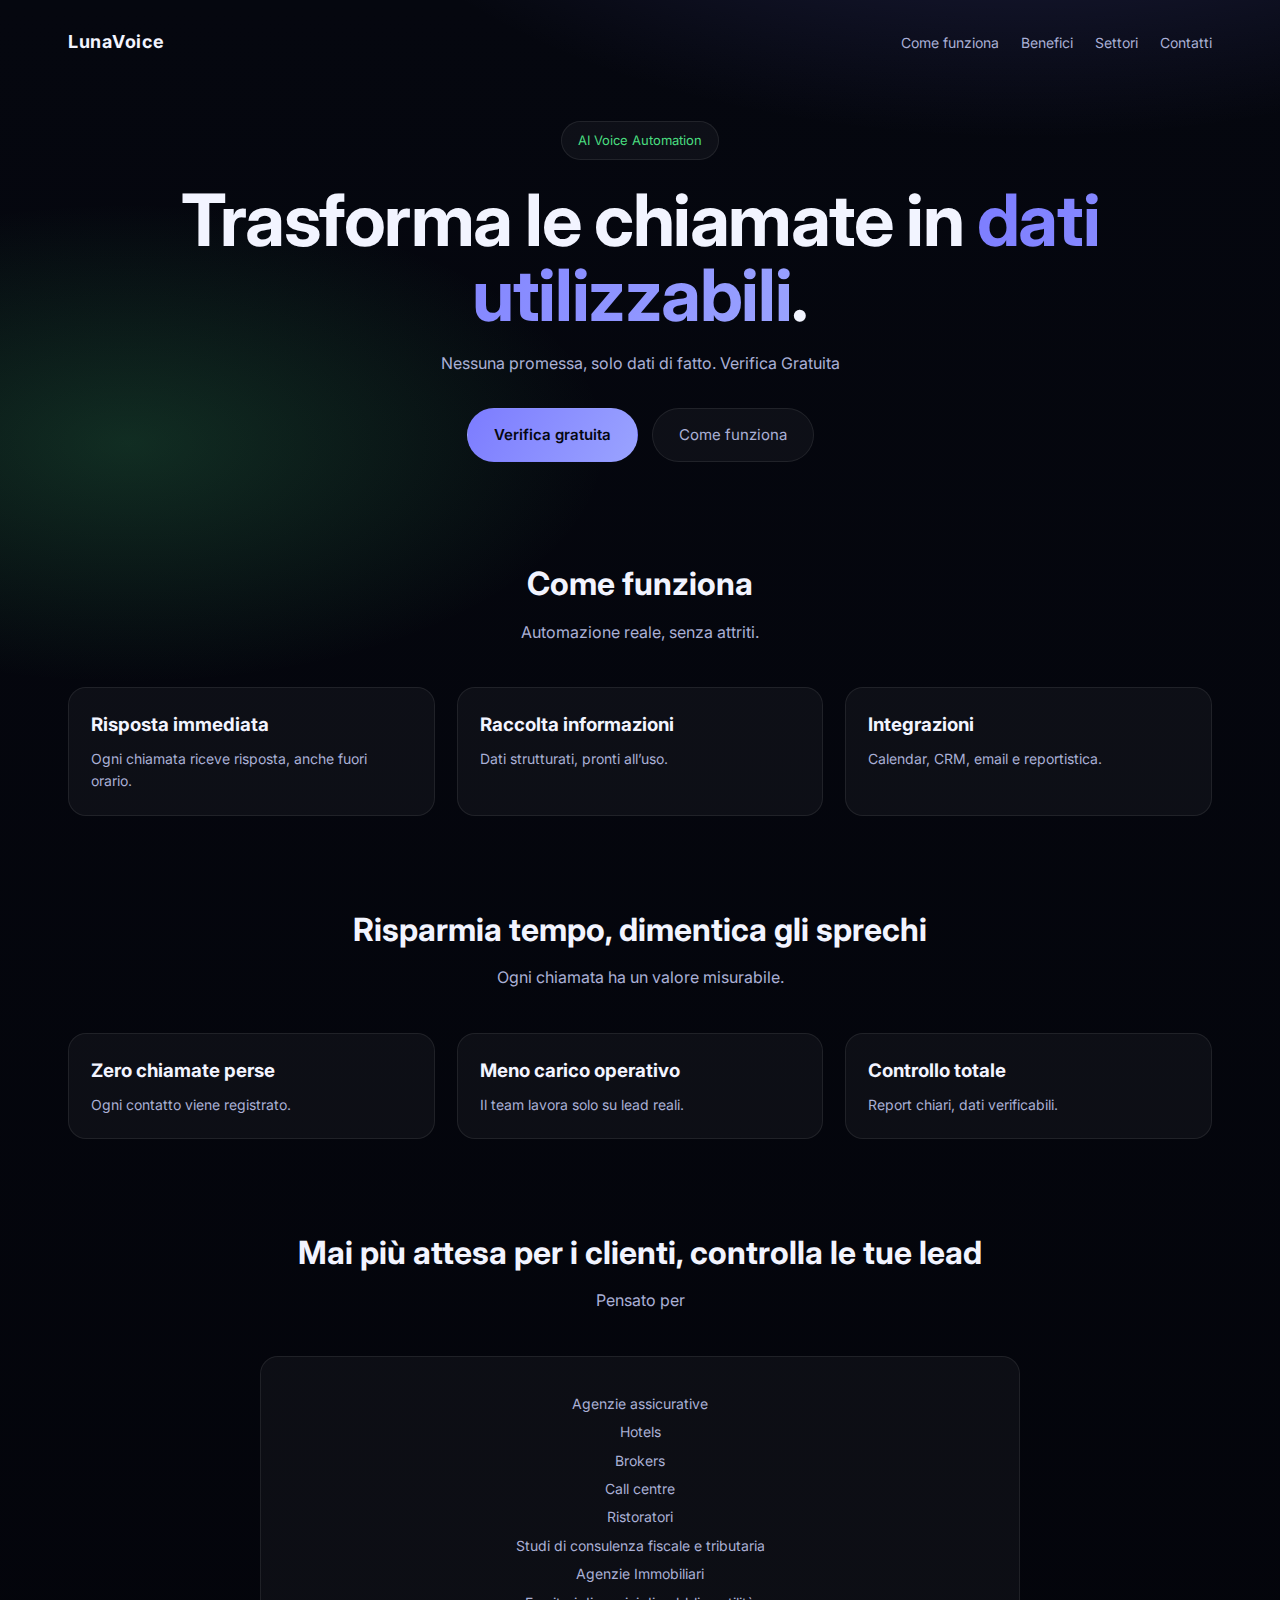
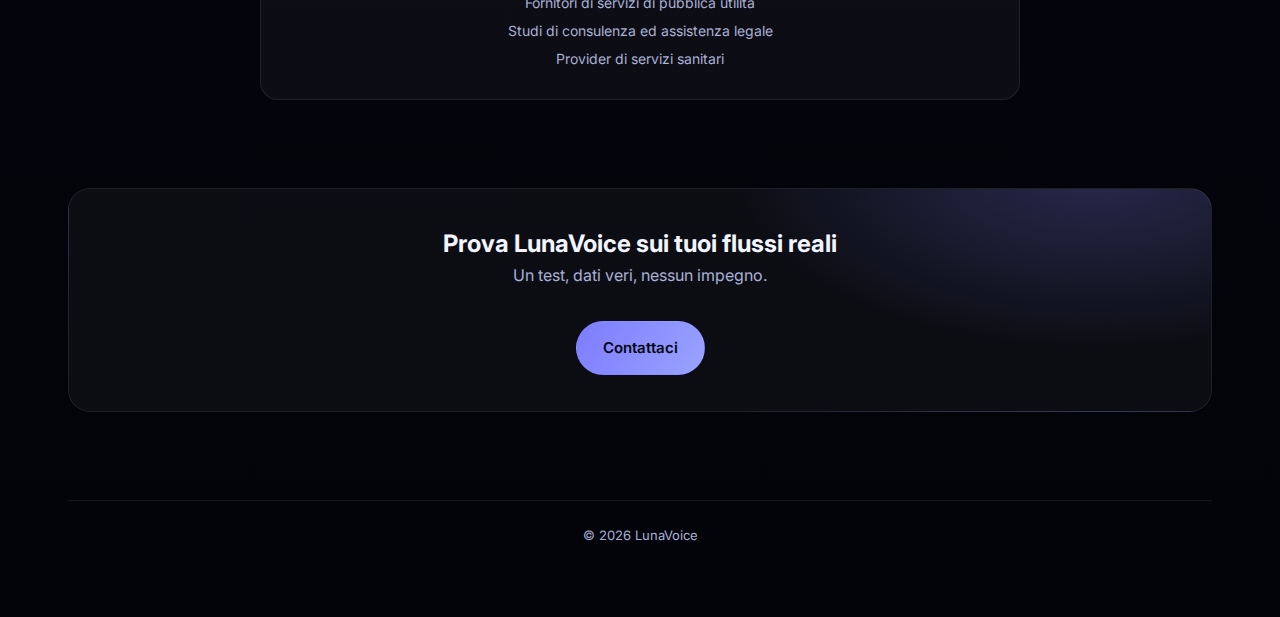
<file: index.html>
<!DOCTYPE html>
<html lang="it">
<head>
  <meta charset="UTF-8" />
  <title>LunaVoice — AI Voice Automation</title>
  <meta name="viewport" content="width=device-width, initial-scale=1" />
  <meta name="description" content="LunaVoice automatizza le chiamate in ingresso: risposte immediate, lead tracciate, dati chiari." />

  <!-- Fonts -->
  <link href="https://fonts.googleapis.com/css2?family=Inter:wght@300;400;500;600;700&display=swap" rel="stylesheet">

  <style>
    :root {
      --bg: #05070f;
      --panel: rgba(255,255,255,0.04);
      --panel-border: rgba(255,255,255,0.08);
      --text: #f2f4ff;
      --muted: #aab0d6;
      --accent: #7c7cff;
      --accent-2: #4ade80;
      --radius: 18px;
    }

    * { box-sizing: border-box; margin: 0; padding: 0; }

    body {
      font-family: Inter, system-ui, sans-serif;
      background:
        radial-gradient(1200px 600px at 80% -10%, rgba(124,124,255,0.25), transparent 60%),
        radial-gradient(800px 400px at 10% 20%, rgba(74,222,128,0.18), transparent 60%),
        linear-gradient(180deg, #05070f, #03040a);
      color: var(--text);
      line-height: 1.6;
    }

    a { color: inherit; text-decoration: none; }

    .wrap {
      max-width: 1180px;
      margin: 0 auto;
      padding: 28px 18px 72px;
    }

    /* NAV */
    header {
      display: flex;
      justify-content: space-between;
      align-items: center;
      margin-bottom: 64px;
    }

    .logo {
      font-weight: 700;
      letter-spacing: 0.04em;
      font-size: 18px;
    }

    nav a {
      margin-left: 18px;
      font-size: 14px;
      color: var(--muted);
    }

    nav a:hover { color: white; }

    /* HERO */
    .hero {
      text-align: center;
      margin-bottom: 96px;
    }

    .badge {
      display: inline-block;
      padding: 8px 16px;
      border-radius: 999px;
      background: var(--panel);
      border: 1px solid var(--panel-border);
      color: var(--accent-2);
      font-size: 13px;
      margin-bottom: 22px;
    }

    h1 {
      font-size: clamp(40px, 6vw, 72px);
      line-height: 1.05;
      margin-bottom: 18px;
      letter-spacing: -0.02em;
    }

    .grad {
      background: linear-gradient(120deg, var(--accent), #9aa3ff);
      -webkit-background-clip: text;
      color: transparent;
    }

    .subtitle {
      max-width: 640px;
      margin: 0 auto 32px;
      color: var(--muted);
      font-size: 16px;
    }

    .actions {
      display: flex;
      gap: 14px;
      justify-content: center;
      flex-wrap: wrap;
    }

    .btn {
      padding: 14px 26px;
      border-radius: 999px;
      font-size: 15px;
      border: 1px solid transparent;
      cursor: pointer;
    }

    .btn.primary {
      background: linear-gradient(120deg, var(--accent), #9aa3ff);
      color: #05070f;
      font-weight: 600;
    }

    .btn.ghost {
      background: var(--panel);
      border-color: var(--panel-border);
      color: var(--muted);
    }

    /* SECTION */
    section { margin-bottom: 88px; }

    .section-head {
      text-align: center;
      margin-bottom: 42px;
    }

    .section-head h2 {
      font-size: 32px;
      margin-bottom: 10px;
    }

    .section-head p { color: var(--muted); }

    .grid-3 {
      display: grid;
      grid-template-columns: repeat(3, 1fr);
      gap: 22px;
    }

    .card {
      background: var(--panel);
      border: 1px solid var(--panel-border);
      border-radius: var(--radius);
      padding: 22px;
    }

    .card h3 { margin-bottom: 8px; }
    .card p { color: var(--muted); font-size: 14px; }

    ul.clean {
      list-style: none;
      margin-top: 14px;
    }

    ul.clean li {
      font-size: 14px;
      color: var(--muted);
      margin-bottom: 6px;
    }

    /* FIT */
    .fit {
      max-width: 760px;
      margin: 0 auto;
      text-align: center;
    }

    /* CTA */
    .cta {
      background:
        radial-gradient(600px 300px at 90% -10%, rgba(124,124,255,0.25), transparent 60%),
        var(--panel);
      border: 1px solid var(--panel-border);
      border-radius: 22px;
      padding: 36px 26px;
      text-align: center;
    }

    footer {
      text-align: center;
      font-size: 13px;
      color: var(--muted);
      padding-top: 24px;
      border-top: 1px solid var(--panel-border);
    }

    @media (max-width: 900px) {
      .grid-3 { grid-template-columns: 1fr; }
    }
  </style>
</head>
<body>

  <div class="wrap">

    <header>
      <div class="logo">LunaVoice</div>
      <nav>
        <a href="#how">Come funziona</a>
        <a href="#benefits">Benefici</a>
        <a href="#fit">Settori</a>
        <a href="#contact">Contatti</a>
      </nav>
    </header>

    <!-- HERO -->
    <section class="hero">
      <div class="badge">AI Voice Automation</div>
      <h1>Trasforma le chiamate in <span class="grad">dati utilizzabili</span>.</h1>
      <p class="subtitle">Nessuna promessa, solo dati di fatto. Verifica Gratuita</p>
      <div class="actions">
        <a class="btn primary" href="mailto:contact@lunavoice.co.site?subject=Richiesta%20Verifica%20LunaVoice">Verifica gratuita</a>
        <a class="btn ghost" href="#how">Come funziona</a>
      </div>
    </section>

    <!-- HOW -->
    <section id="how">
      <div class="section-head">
        <h2>Come funziona</h2>
        <p>Automazione reale, senza attriti.</p>
      </div>
      <div class="grid-3">
        <div class="card">
          <h3>Risposta immediata</h3>
          <p>Ogni chiamata riceve risposta, anche fuori orario.</p>
        </div>
        <div class="card">
          <h3>Raccolta informazioni</h3>
          <p>Dati strutturati, pronti all’uso.</p>
        </div>
        <div class="card">
          <h3>Integrazioni</h3>
          <p>Calendar, CRM, email e reportistica.</p>
        </div>
      </div>
    </section>

    <!-- BENEFITS -->
    <section id="benefits">
      <div class="section-head">
        <h2>Risparmia tempo, dimentica gli sprechi</h2>
        <p>Ogni chiamata ha un valore misurabile.</p>
      </div>
      <div class="grid-3">
        <div class="card">
          <h3>Zero chiamate perse</h3>
          <p>Ogni contatto viene registrato.</p>
        </div>
        <div class="card">
          <h3>Meno carico operativo</h3>
          <p>Il team lavora solo su lead reali.</p>
        </div>
        <div class="card">
          <h3>Controllo totale</h3>
          <p>Report chiari, dati verificabili.</p>
        </div>
      </div>
    </section>

    <!-- FIT -->
    <section id="fit">
      <div class="section-head">
        <h2>Mai più attesa per i clienti, controlla le tue lead</h2>
        <p>Pensato per</p>
      </div>
      <div class="card fit">
        <ul class="clean">
          <li>Agenzie assicurative</li>
          <li>Hotels</li>
          <li>Brokers</li>
          <li>Call centre</li>
          <li>Ristoratori</li>
          <li>Studi di consulenza fiscale e tributaria</li>
          <li>Agenzie Immobiliari</li>
          <li>Fornitori di servizi di pubblica utilità</li>
          <li>Studi di consulenza ed assistenza legale</li>
          <li>Provider di servizi sanitari</li>
        </ul>
      </div>
    </section>

    <!-- CTA -->
    <section id="contact">
      <div class="cta">
        <h2>Prova LunaVoice sui tuoi flussi reali</h2>
        <p class="subtitle">Un test, dati veri, nessun impegno.</p>
        <div class="actions">
          <a class="btn primary" href="mailto:contact@lunavoice.co.site">Contattaci</a>
        </div>
      </div>
    </section>

    <footer>
      © <span id="year"></span> LunaVoice
    </footer>

  </div>

  <script>
    document.getElementById('year').innerText = new Date().getFullYear();
  </script>

</body>
</html>
</file>
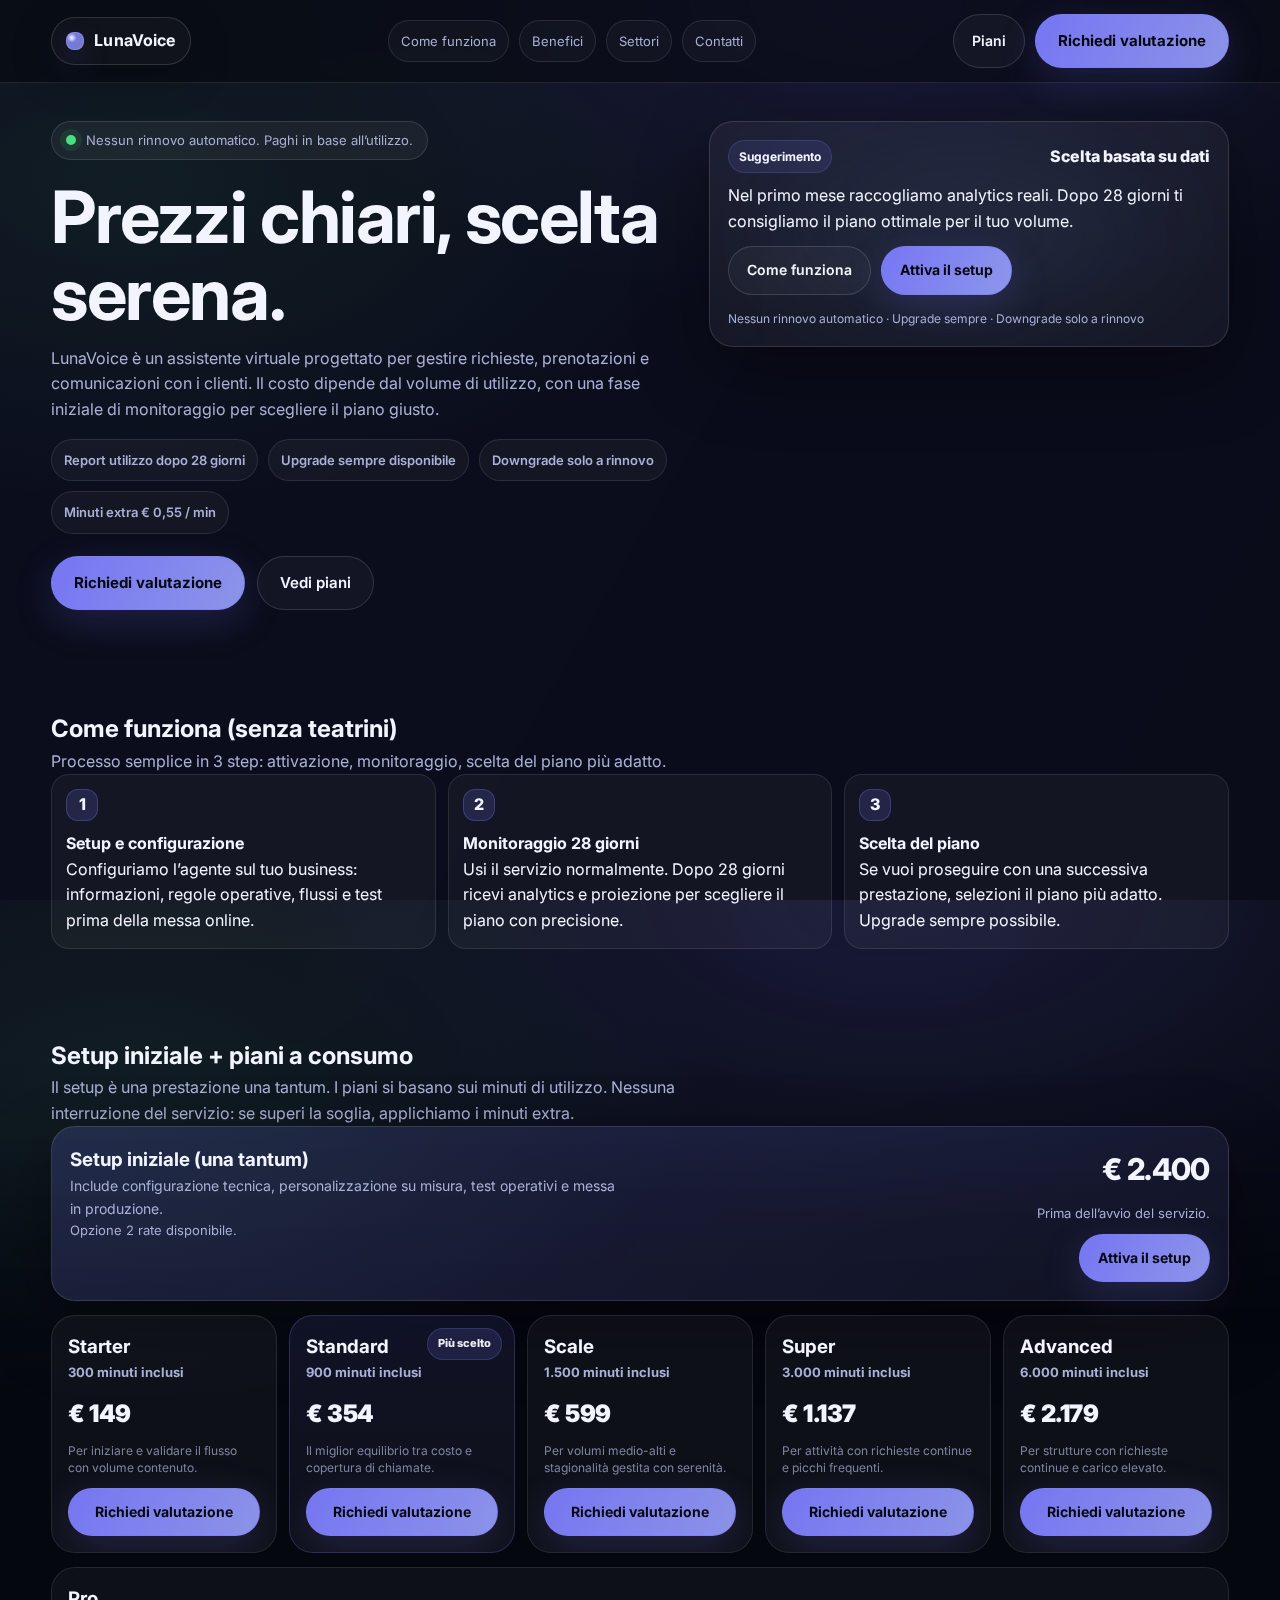
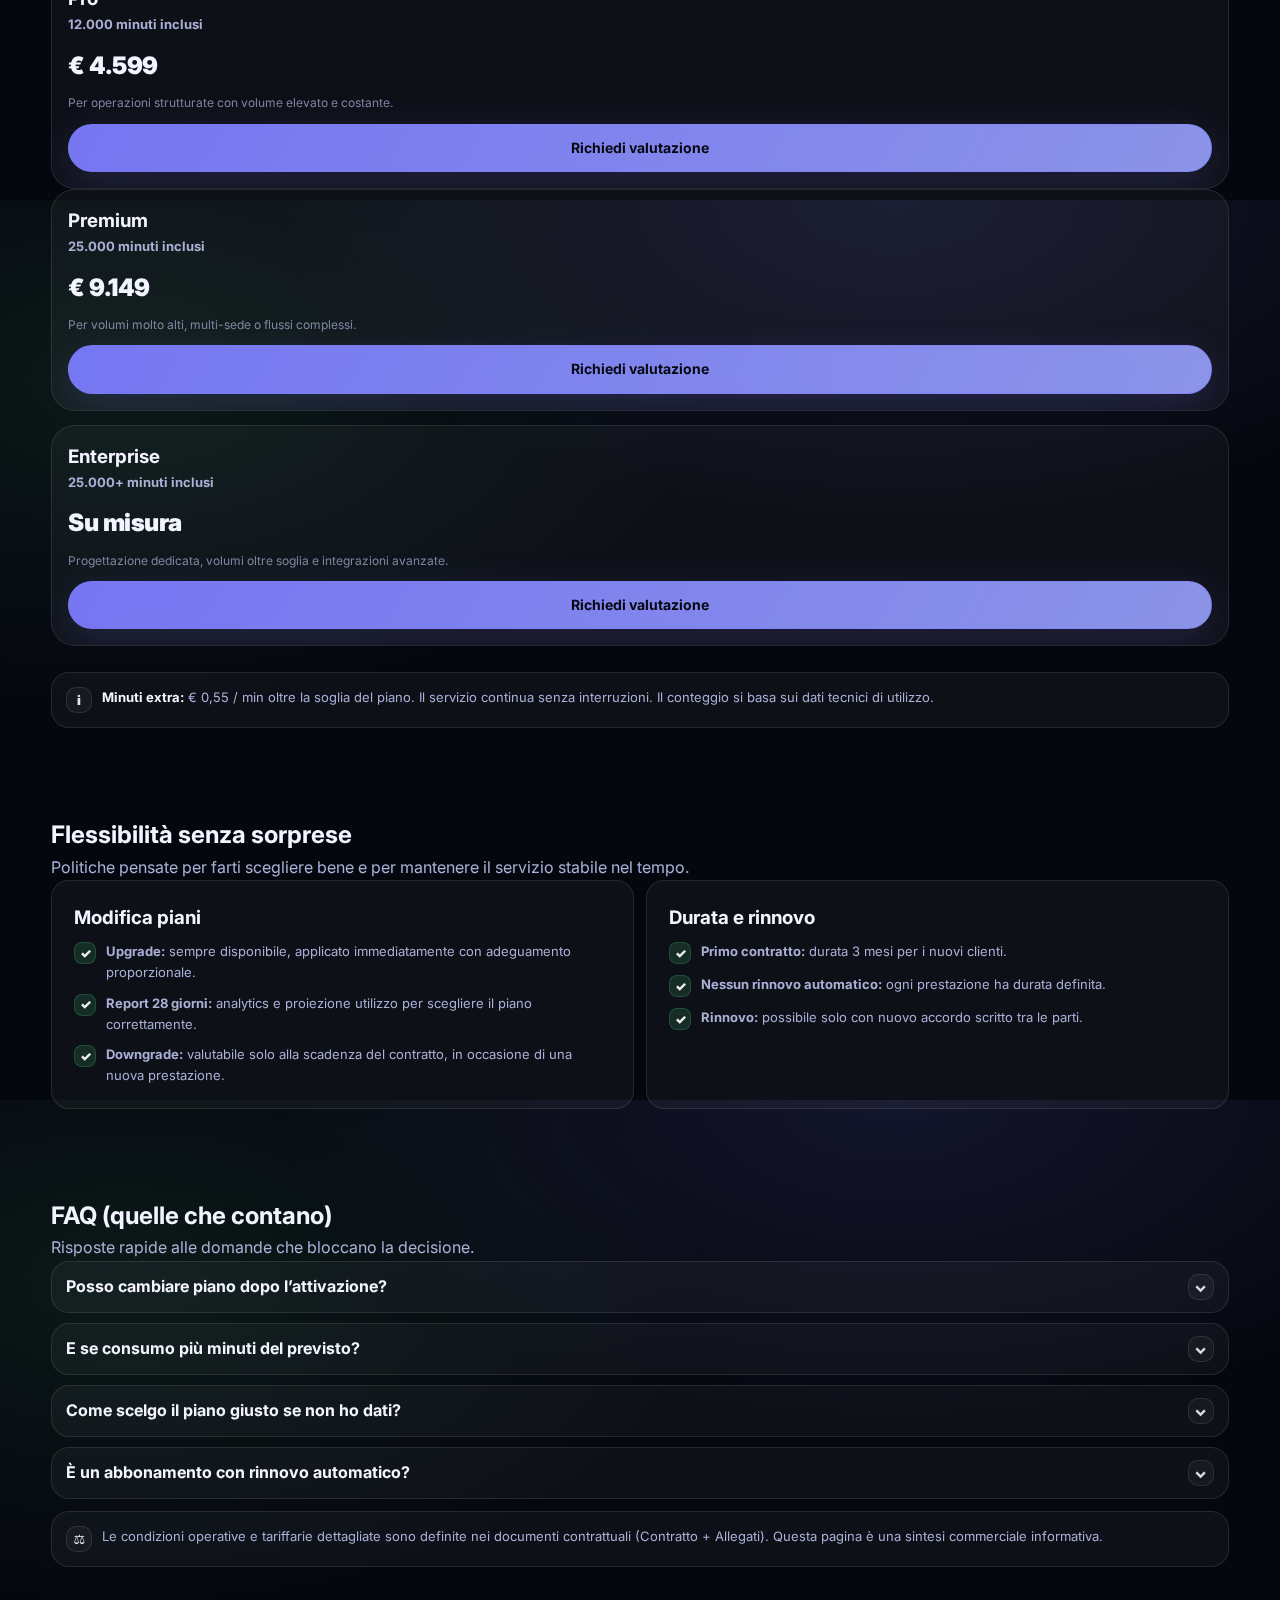
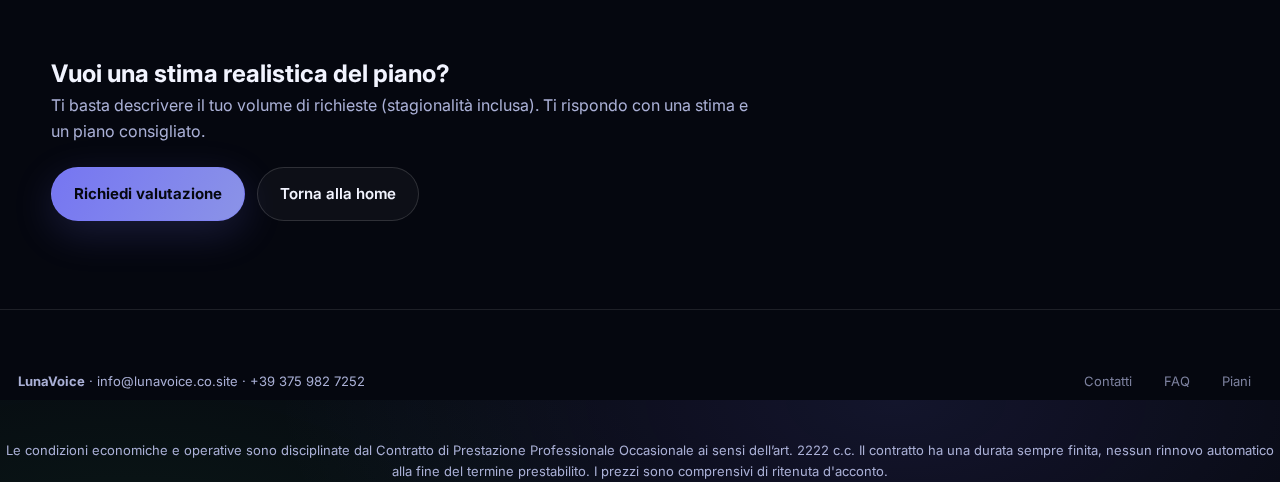
<file: prezzi.html>
<!DOCTYPE html>
<html lang="it">
<head>
  <meta charset="utf-8" />
  <meta name="viewport" content="width=device-width, initial-scale=1" />
  <title>LunaVoice | Prezzi</title>
  <meta name="description" content="Prezzi LunaVoice: setup una tantum e piani basati sui minuti. Nessun rinnovo automatico. Upgrade sempre disponibili." />
  <link rel="stylesheet" href="assets/style.css">
  <link href="https://fonts.googleapis.com/css2?family=Inter:wght@300;400;500;600;700&display=swap" rel="stylesheet">
</head>

<body>
  <div class="bg-aura" aria-hidden="true"></div>

  <div class="topbar">
    <div class="container topbar-inner">
      <a class="brand-chip" href="index.html" aria-label="Torna alla home">
        <span class="brand-mark" aria-hidden="true"></span>
        <span class="brand-text">LunaVoice</span>
      </a>

      <nav class="nav nav-pills" aria-label="Navigazione">
        <a class="nav-link" href="index.html#how">Come funziona</a>
        <a class="nav-link" href="index.html#benefits">Benefici</a>
        <a class="nav-link" href="index.html#fit">Settori</a>
        <a class="nav-link" href="index.html#contact">Contatti</a>
      </nav>

      <div class="top-actions">
        <a class="btn btn-ghost" href="#piani">Piani</a>
        <a class="btn btn-primary btn-shine btn-xl" href="index.html#contact">Richiedi valutazione</a>
      </div>
    </div>
  </div>

  <main class="container">
    <section class="hero hero-pricing">
      <div class="hero-grid">
        <div>
          <div class="badge badge-dot"><span class="dot"></span> Nessun rinnovo automatico. Paghi in base all’utilizzo.</div>
          <h1>Prezzi chiari, scelta serena.</h1>
          <p class="lead">
            LunaVoice è un assistente virtuale progettato per gestire richieste, prenotazioni e comunicazioni con i clienti.
            Il costo dipende dal volume di utilizzo, con una fase iniziale di monitoraggio per scegliere il piano giusto.
          </p>

          <div class="mini-points">
            <span class="pill">Report utilizzo dopo 28 giorni</span>
            <span class="pill">Upgrade sempre disponibile</span>
            <span class="pill">Downgrade solo a rinnovo</span>
            <span class="pill">Minuti extra € 0,55 / min</span>
          </div>

          <div class="actions actions-left">
            <a class="btn btn-primary btn-shine btn-xl" href="index.html#contact">Richiedi valutazione</a>
            <a class="btn btn-ghost btn-xl" href="#piani">Vedi piani</a>
          </div>
        </div>

        <aside class="sidecard premium">
          <div class="side-top">
            <div class="side-badge">Suggerimento</div>
            <div class="side-title">Scelta basata su dati</div>
          </div>
          <p>
            Nel primo mese raccogliamo analytics reali. Dopo 28 giorni ti consigliamo il piano ottimale per il tuo volume.
          </p>
          <div class="side-actions">
            <a class="btn btn-ghost" href="#come-funziona">Come funziona</a>
            <a class="btn btn-primary btn-shine" href="#piani">Attiva il setup</a>
          </div>
          <div class="side-foot">
            Nessun rinnovo automatico · Upgrade sempre · Downgrade solo a rinnovo
          </div>
        </aside>
      </div>
    </section>

    <section class="section" id="come-funziona">
      <h2>Come funziona (senza teatrini)</h2>
      <p class="sub">Processo semplice in 3 step: attivazione, monitoraggio, scelta del piano più adatto.</p>

      <div class="steps">
        <div class="step">
          <div class="n">1</div>
          <h4>Setup e configurazione</h4>
          <p>Configuriamo l’agente sul tuo business: informazioni, regole operative, flussi e test prima della messa online.</p>
        </div>
        <div class="step">
          <div class="n">2</div>
          <h4>Monitoraggio 28 giorni</h4>
          <p>Usi il servizio normalmente. Dopo 28 giorni ricevi analytics e proiezione per scegliere il piano con precisione.</p>
        </div>
        <div class="step">
          <div class="n">3</div>
          <h4>Scelta del piano</h4>
          <p>Se vuoi proseguire con una successiva prestazione, selezioni il piano più adatto. Upgrade sempre possibile.</p>
        </div>
      </div>
    </section>

    <section class="section" id="piani">
      <h2>Setup iniziale + piani a consumo</h2>
      <p class="sub">
        Il setup è una prestazione una tantum. I piani si basano sui minuti di utilizzo.
        Nessuna interruzione del servizio: se superi la soglia, applichiamo i minuti extra.
      </p>

      <div class="pricing-grid">

        <!-- SETUP -->
        <div class="setup">
          <div>
            <h3>Setup iniziale (una tantum)</h3>
            <p class="desc">
              Include configurazione tecnica, personalizzazione su misura, test operativi e messa in produzione.
            </p>
            <div class="small">Opzione 2 rate disponibile.</div>
          </div>
          <div class="setup-right">
            <div class="price">€ 2.400</div>
            <div class="small">Prima dell’avvio del servizio.</div>
            <a class="btn btn-primary btn-shine" href="index.html#contact">Attiva il setup</a>
          </div>
        </div>

        <!-- PIANI PRINCIPALI -->
        <div class="plans">
          <div class="plan">
            <h3>Starter</h3>
            <div class="mins">300 minuti inclusi</div>
            <div class="p">€ 149</div>
            <div class="meta">Per iniziare e validare il flusso con volume contenuto.</div>
            <a class="btn btn-primary btn-shine btn-full" href="index.html#contact">Richiedi valutazione</a>
          </div>

          <div class="plan plan-featured">
            <span class="tag best">Più scelto</span>
            <h3>Standard</h3>
            <div class="mins">900 minuti inclusi</div>
            <div class="p">€ 354</div>
            <div class="meta">Il miglior equilibrio tra costo e copertura di chiamate.</div>
            <a class="btn btn-primary btn-shine btn-full" href="index.html#contact">Richiedi valutazione</a>
          </div>

          <div class="plan">
            <h3>Scale</h3>
            <div class="mins">1.500 minuti inclusi</div>
            <div class="p">€ 599</div>
            <div class="meta">Per volumi medio-alti e stagionalità gestita con serenità.</div>
            <a class="btn btn-primary btn-shine btn-full" href="index.html#contact">Richiedi valutazione</a>
          </div>

          <div class="plan">
            <h3>Super</h3>
            <div class="mins">3.000 minuti inclusi</div>
            <div class="p">€ 1.137</div>
            <div class="meta">Per attività con richieste continue e picchi frequenti.</div>
            <a class="btn btn-primary btn-shine btn-full" href="index.html#contact">Richiedi valutazione</a>
          </div>

          <div class="plan">
            <h3>Advanced</h3>
            <div class="mins">6.000 minuti inclusi</div>
            <div class="p">€ 2.179</div>
            <div class="meta">Per strutture con richieste continue e carico elevato.</div>
            <a class="btn btn-primary btn-shine btn-full" href="index.html#contact">Richiedi valutazione</a>
          </div>
        </div>

        <!-- RIGA CENTRALE (2 nuove tariffe) -->
        <div class="plans-row">
          <div class="plan">
            <h3>Pro</h3>
            <div class="mins">12.000 minuti inclusi</div>
            <div class="p">€ 4.599</div>
            <div class="meta">Per operazioni strutturate con volume elevato e costante.</div>
            <a class="btn btn-primary btn-shine btn-full" href="index.html#contact">Richiedi valutazione</a>
          </div>

          <div class="plan">
            <h3>Premium</h3>
            <div class="mins">25.000 minuti inclusi</div>
            <div class="p">€ 9.149</div>
            <div class="meta">Per volumi molto alti, multi-sede o flussi complessi.</div>
            <a class="btn btn-primary btn-shine btn-full" href="index.html#contact">Richiedi valutazione</a>
          </div>
        </div>

        <!-- ENTERPRISE (custom) -->
        <div class="plan plan-enterprise">
          <h3>Enterprise</h3>
          <div class="mins">25.000+ minuti inclusi</div>
          <div class="p">Su misura</div>
          <div class="meta">Progettazione dedicata, volumi oltre soglia e integrazioni avanzate.</div>
          <a class="btn btn-primary btn-shine btn-full" href="index.html#contact">Richiedi valutazione</a>
        </div>

        <!-- NOTA -->
        <div class="note">
          <div class="icon">i</div>
          <div>
            <strong>Minuti extra:</strong> € 0,55 / min oltre la soglia del piano.
            Il servizio continua senza interruzioni. Il conteggio si basa sui dati tecnici di utilizzo.
          </div>
        </div>

      </div>
    </section>

    <section class="section" id="regole">
      <h2>Flessibilità senza sorprese</h2>
      <p class="sub">Politiche pensate per farti scegliere bene e per mantenere il servizio stabile nel tempo.</p>

      <div class="policy">
        <div class="card">
          <h3>Modifica piani</h3>
          <ul class="list">
            <li><span class="check">✓</span><span><strong>Upgrade:</strong> sempre disponibile, applicato immediatamente con adeguamento proporzionale.</span></li>
            <li><span class="check">✓</span><span><strong>Report 28 giorni:</strong> analytics e proiezione utilizzo per scegliere il piano correttamente.</span></li>
            <li><span class="check">✓</span><span><strong>Downgrade:</strong> valutabile solo alla scadenza del contratto, in occasione di una nuova prestazione.</span></li>
          </ul>
        </div>

        <div class="card">
          <h3>Durata e rinnovo</h3>
          <ul class="list">
            <li><span class="check">✓</span><span><strong>Primo contratto:</strong> durata 3 mesi per i nuovi clienti.</span></li>
            <li><span class="check">✓</span><span><strong>Nessun rinnovo automatico:</strong> ogni prestazione ha durata definita.</span></li>
            <li><span class="check">✓</span><span><strong>Rinnovo:</strong> possibile solo con nuovo accordo scritto tra le parti.</span></li>
          </ul>
        </div>
      </div>
    </section>

    <section class="section" id="faq">
      <h2>FAQ (quelle che contano)</h2>
      <p class="sub">Risposte rapide alle domande che bloccano la decisione.</p>

      <details>
        <summary>
          Posso cambiare piano dopo l’attivazione?
          <span class="chev">⌄</span>
        </summary>
        <div class="answer">
          Sì: gli <strong>upgrade</strong> sono sempre possibili e vengono applicati subito.
          I <strong>downgrade</strong> si valutano esclusivamente <strong>alla scadenza del contratto</strong>, in occasione di una nuova prestazione.
        </div>
      </details>

      <details>
        <summary>
          E se consumo più minuti del previsto?
          <span class="chev">⌄</span>
        </summary>
        <div class="answer">
          Nessuna interruzione del servizio. I minuti oltre la soglia vengono conteggiati come <strong>minuti extra</strong> a
          <strong>€ 0,55 / min</strong>.
        </div>
      </details>

      <details>
        <summary>
          Come scelgo il piano giusto se non ho dati?
          <span class="chev">⌄</span>
        </summary>
        <div class="answer">
          Dopo i primi <strong>28 giorni</strong> ricevi un report con utilizzo e proiezione.
          Così scegli con numeri reali, non “a sensazione”.
        </div>
      </details>

      <details>
        <summary>
          È un abbonamento con rinnovo automatico?
          <span class="chev">⌄</span>
        </summary>
        <div class="answer">
          No. Ogni prestazione ha <strong>durata determinata</strong> e <strong>nessun rinnovo automatico</strong>.
          Eventuali incarichi successivi vengono concordati con nuovo accordo scritto.
        </div>
      </details>

      <div class="note">
        <div class="icon">⚖</div>
        <div>
          Le condizioni operative e tariffarie dettagliate sono definite nei documenti contrattuali (Contratto + Allegati).
          Questa pagina è una sintesi commerciale informativa.
        </div>
      </div>
    </section>

    <section class="section" id="cta">
      <h2>Vuoi una stima realistica del piano?</h2>
      <p class="sub">
        Ti basta descrivere il tuo volume di richieste (stagionalità inclusa). Ti rispondo con una stima e un piano consigliato.
      </p>
      <div class="actions actions-left">
        <a class="btn btn-primary btn-shine btn-xl" href="index.html#contact">Richiedi valutazione</a>
        <a class="btn btn-ghost btn-xl" href="index.html">Torna alla home</a>
      </div>
    </section>
  </main>

  <footer class="site-footer">
    <div class="footer-row">
      <div><strong>LunaVoice</strong> · info@lunavoice.co.site · +39 375 982 7252</div>
      <div class="footer-links">
        <a href="index.html#contact">Contatti</a>
        <a href="#faq">FAQ</a>
        <a href="#piani">Piani</a>
      </div>
    </div>

    <div class="footer-legal">
      Le condizioni economiche e operative sono disciplinate dal Contratto di Prestazione Professionale Occasionale ai sensi dell’art. 2222 c.c.
      Il contratto ha una durata sempre finita, nessun rinnovo automatico alla fine del termine prestabilito. I prezzi sono comprensivi di ritenuta d'acconto.
    </div>
  </footer>
</body>
</html>
</file>
<file: assets/style.css>
:root{
  --bg:#05070f;
  --bg2:#05070f; /* più omogeneo */
  --text:#f2f4ff;
  --muted:#aab0d6;
  --muted2: rgba(170, 176, 214, 0.72);

  --panel: rgba(255,255,255,0.045);
  --panel2: rgba(255,255,255,0.06);
  --panelBorder: rgba(255,255,255,0.10);

  --primary:#7c7cff;
  --primary2:#9aa3ff;
  --green:#4ade80;

  --radius:18px;
  --radius2:24px;
  --shadow: 0 26px 70px rgba(0,0,0,0.38);

  --max:1180px;
}

*{ box-sizing:border-box; margin:0; padding:0; }
html,body{ height:100%; }
a{ color:inherit; text-decoration:none; }
body{
  font-family: Inter, system-ui, -apple-system, Segoe UI, Roboto, Helvetica, Arial, "Apple Color Emoji","Segoe UI Emoji";
  color: var(--text);
  background: radial-gradient(1000px 520px at 70% 0%, rgba(124,124,255,0.12), transparent 62%),
              radial-gradient(900px 500px at 10% 20%, rgba(74,222,128,0.08), transparent 65%),
              linear-gradient(180deg, var(--bg), var(--bg2));
  line-height: 1.6;
  overflow-x:hidden;
}

/* Background aura (più soft, meno stacchi) */
.bg-aura{
  position: fixed;
  inset: -35%;
  z-index: -2;
  background: linear-gradient(120deg,
    rgba(124,124,255,0.12),
    rgba(124,124,255,0.08),
    rgba(74,222,128,0.06),
    rgba(124,124,255,0.10)
  );
  background-size: 320% 320%;
  animation: auraMove 46s ease-in-out infinite;
  filter: blur(90px);
  opacity: 0.55;
  transform: translateZ(0);
}
@keyframes auraMove{
  0%{ background-position: 0% 50%; transform: scale(1) rotate(0deg); }
  50%{ background-position: 100% 50%; transform: scale(1.03) rotate(0.6deg); }
  100%{ background-position: 0% 50%; transform: scale(1) rotate(0deg); }
}

/* Layout */
.wrap{ max-width: var(--max); margin: 0 auto; padding: 28px 18px 72px; }
.container{ width: min(92vw, var(--max)); margin: 0 auto; }

/* Brand chip */
.brand-chip{
  display:inline-flex;
  align-items:center;
  gap:10px;
  padding: 10px 14px;
  border-radius: 999px;
  border: 1px solid rgba(255,255,255,0.14);
  background: rgba(255,255,255,0.04);
  backdrop-filter: blur(8px);
  box-shadow: 0 12px 40px rgba(0,0,0,0.25);
  transition: transform .2s ease, background .2s ease, border-color .2s ease;
}
.brand-chip:hover{
  transform: translateY(-1px);
  background: rgba(255,255,255,0.06);
  border-color: rgba(255,255,255,0.22);
}
.brand-mark{
  width: 18px; height: 18px;
  border-radius: 8px;
  background:
    radial-gradient(8px 8px at 30% 30%, rgba(255,255,255,0.95), rgba(255,255,255,0) 60%),
    linear-gradient(135deg, rgba(124,124,255,0.95), rgba(154,163,255,0.75));
  box-shadow: 0 10px 30px rgba(124,124,255,0.22);
  border: 1px solid rgba(255,255,255,0.14);
}
.brand-text{
  font-weight: 700;
  letter-spacing: 0.01em;
}

/* Header (index) */
.site-header{
  display:flex;
  align-items:center;
  justify-content:space-between;
  gap: 14px;
  margin-bottom: 64px;
}
.site-nav{
  display:flex;
  align-items:center;
  gap: 18px;
  flex-wrap: wrap;
}
.site-nav a{
  font-size: 14px;
  color: var(--muted);
  padding: 8px 10px;
  border-radius: 12px;
  transition: background .2s ease, color .2s ease;
}
.site-nav a:hover{
  color: var(--text);
  background: rgba(255,255,255,0.05);
}
.site-actions{
  display:flex;
  gap: 10px;
  flex-wrap: wrap;
  justify-content:flex-end;
}

/* Topbar (prezzi) */
.topbar{
  position: sticky;
  top: 0;
  z-index: 50;
  background: rgba(5,7,15,0.55);
  backdrop-filter: blur(10px);
  border-bottom: 1px solid rgba(255,255,255,0.10);
}
.topbar-inner{
  display:flex;
  align-items:center;
  justify-content:space-between;
  gap: 14px;
  padding: 14px 0;
}
.nav-pills{
  display:flex;
  gap: 10px;
  align-items:center;
  justify-content:center;
  flex-wrap: wrap;
}
.nav-link{
  font-size: 13px;
  color: var(--muted);
  padding: 10px 12px;
  border-radius: 999px;
  border: 1px solid rgba(255,255,255,0.10);
  background: rgba(255,255,255,0.03);
  transition: transform .2s ease, background .2s ease, border-color .2s ease, color .2s ease;
}
.nav-link:hover{
  color: var(--text);
  background: rgba(255,255,255,0.06);
  border-color: rgba(255,255,255,0.18);
  transform: translateY(-1px);
}
.top-actions{
  display:flex;
  gap:10px;
  flex-wrap: wrap;
  justify-content:flex-end;
}

/* Buttons (premium base) */
.btn{
  position: relative;
  display:inline-flex;
  align-items:center;
  justify-content:center;
  gap:10px;
  padding: 12px 18px;
  border-radius: 999px;
  font-size: 14px;
  font-weight: 600;
  border: 1px solid rgba(255,255,255,0.14);
  background: rgba(255,255,255,0.04);
  color: var(--text);
  cursor: pointer;
  transition: transform .18s ease, background .18s ease, border-color .18s ease, box-shadow .18s ease, filter .18s ease;
  white-space: nowrap;
  user-select: none;
  text-decoration: none !important;
  outline: none;
  overflow: hidden; /* importante: lo shine resta dentro */
}
.btn:hover{
  transform: translateY(-1px);
  background: rgba(255,255,255,0.06);
  border-color: rgba(255,255,255,0.22);
}
.btn:active{ transform: translateY(0px) scale(0.99); }

/* Primary */
.btn-primary{
  border-color: rgba(124,124,255,0.45);
  background: linear-gradient(120deg, rgba(124,124,255,0.95), rgba(154,163,255,0.90));
  color: #05070f;
  box-shadow: 0 12px 40px rgba(124,124,255,0.18);
  font-weight: 700;
}
.btn-primary:hover{
  filter: brightness(1.02);
  box-shadow: 0 16px 54px rgba(124,124,255,0.22);
}

/* Ghost */
.btn-ghost{
  background: rgba(255,255,255,0.035);
  border-color: rgba(255,255,255,0.14);
  color: var(--text);
}

/* Sizes */
.btn-xl{ padding: 14px 22px; font-size: 15px; }
.btn-full{ width: 100%; margin-top: 12px; }

/* Shine (white reflective sweep, INSIDE the button) */
.btn-shine::after{
  content:"";
  position:absolute;
  top: -40%;
  left: -60%;
  width: 55%;
  height: 180%;
  background: linear-gradient(90deg,
    rgba(255,255,255,0),
    rgba(255,255,255,0.35),
    rgba(255,255,255,0)
  );
  transform: skewX(-18deg);
  opacity: 0.0;
  pointer-events:none;
}

/* On hover: single sweep */
@media (hover:hover){
  .btn-shine:hover::after{
    opacity: 0.9;
    animation: shineSweep 0.85s ease-out 1;
  }
}

/* Idle: gentle intermittent sweep (subtle) */
.btn-shine::after{
  animation: shineIdle 5.6s ease-in-out infinite;
}
@keyframes shineIdle{
  0%, 70%{ left: -60%; opacity: 0; }
  78%{ opacity: .55; }
  85%{ left: 120%; opacity: .0; }
  100%{ left: 120%; opacity: 0; }
}
@keyframes shineSweep{
  0%{ left:-60%; opacity:0; }
  10%{ opacity:.65; }
  100%{ left:120%; opacity:0; }
}

/* Hero */
.hero{ margin-bottom: 90px; position: relative; z-index: 1; }
.hero-center{ text-align:center; }
.hero-pricing{ padding: 38px 0 10px; }
.badge{
  display:inline-block;
  padding: 8px 14px;
  border-radius: 999px;
  background: rgba(255,255,255,0.05);
  border: 1px solid rgba(255,255,255,0.12);
  color: var(--green);
  font-size: 13px;
  margin-bottom: 18px;
}
.badge-dot{
  display:inline-flex;
  align-items:center;
  gap:10px;
  color: var(--muted);
}
.dot{
  width: 10px; height: 10px;
  border-radius: 999px;
  background: var(--green);
  box-shadow: 0 0 0 6px rgba(74,222,128,0.10);
}
h1{
  font-size: clamp(40px, 6vw, 72px);
  line-height: 1.07;
  letter-spacing: -0.02em;
  margin-bottom: 14px;
}
.grad{
  background: linear-gradient(120deg, var(--primary), var(--primary2));
  -webkit-background-clip:text;
  color: transparent;
}
.subtitle, .lead, .sub{
  color: var(--muted);
  font-size: 16px;
  max-width: 70ch;
}
.hero-center .subtitle{ margin: 0 auto; }

.subtitle-center{
  text-align: center;
  margin-left: auto;
  margin-right: auto;
}

.actions{
  display:flex;
  gap: 12px;
  justify-content:center;
  flex-wrap:wrap;
  margin-top: 22px;
}
.actions-left{ justify-content:flex-start; }

/* Hero metrics */
.hero-metrics{
  margin-top: 28px;
  display:grid;
  grid-template-columns: repeat(3, 1fr);
  gap: 12px;
}
.metric{
  padding: 14px 16px;
  border-radius: var(--radius2);
  background: rgba(255,255,255,0.04);
  border: 1px solid rgba(255,255,255,0.10);
  backdrop-filter: blur(8px);
}
.metric-top{ font-weight: 700; }
.metric-sub{ color: var(--muted); font-size: 13px; margin-top: 2px; }

/* Sections */
section{ margin-bottom: 88px; }
.section-head{ text-align:center; margin-bottom: 42px; }
.section-head h2{ font-size: 32px; margin-bottom: 10px; }
.section-head p{ color: var(--muted); }

/* Cards and grids */
.grid-3{
  display:grid;
  grid-template-columns: repeat(3, 1fr);
  gap: 22px;
}
.card{
  background: rgba(255,255,255,0.04);
  border: 1px solid rgba(255,255,255,0.10);
  border-radius: var(--radius);
  padding: 22px;
  transition: transform .2s ease, background .2s ease, border-color .2s ease;
}
.card:hover{
  transform: translateY(-2px);
  background: rgba(255,255,255,0.055);
  border-color: rgba(255,255,255,0.16);
}
.card h3{ margin-bottom: 8px; }
.card p{ color: var(--muted); font-size: 14px; }

ul.clean{ list-style:none; margin-top: 14px; }
ul.clean li{ font-size: 14px; color: var(--muted); margin-bottom: 6px; }
.fit{ max-width: 760px; margin: 0 auto; text-align:center; }

/* Pricing layout */
.hero-grid{
  display:grid;
  grid-template-columns: 1.1fr .9fr;
  gap: 22px;
  align-items: start;
}
.mini-points{
  display:flex;
  flex-wrap: wrap;
  gap: 10px;
  margin-top: 16px;
}
.pill{
  padding: 10px 12px;
  border-radius: 999px;
  background: rgba(255,255,255,0.04);
  border: 1px solid rgba(255,255,255,0.10);
  color: var(--muted);
  font-weight: 600;
  font-size: 13px;
}

.sidecard{
  border-radius: var(--radius2);
  background: rgba(255,255,255,0.05);
  border: 1px solid rgba(255,255,255,0.12);
  box-shadow: var(--shadow);
  padding: 18px;
  position: relative;
  overflow: hidden;
}
.sidecard.premium::before{
  content:"";
  position:absolute;
  inset:-40%;
  background: radial-gradient(closest-side, rgba(124,124,255,0.16), transparent 60%),
              radial-gradient(closest-side, rgba(74,222,128,0.08), transparent 60%);
  filter: blur(55px);
  opacity: 0.65;
  animation: sideGlow 14s ease-in-out infinite;
}
@keyframes sideGlow{
  0%{ transform: translate(0,0) scale(1); }
  50%{ transform: translate(16px,-10px) scale(1.04); }
  100%{ transform: translate(0,0) scale(1); }
}
.sidecard *{ position: relative; }
.side-top{ display:flex; align-items:center; justify-content:space-between; gap: 10px; margin-bottom: 10px; }
.side-badge{
  font-size: 12px;
  padding: 6px 10px;
  border-radius: 999px;
  background: rgba(124,124,255,0.12);
  border: 1px solid rgba(124,124,255,0.22);
  color: var(--text);
  font-weight: 700;
}
.side-title{ font-weight: 800; color: var(--text); }
.side-actions{ display:flex; gap: 10px; flex-wrap: wrap; margin-top: 12px; }
.side-foot{ margin-top: 14px; color: var(--muted); font-size: 12px; }

/* Steps */
.steps{
  display:grid;
  grid-template-columns: repeat(3, 1fr);
  gap: 12px;
}
.step{
  border-radius: var(--radius);
  background: rgba(255,255,255,0.04);
  border: 1px solid rgba(255,255,255,0.10);
  padding: 14px;
  transition: transform .2s ease, background .2s ease, border-color .2s ease;
}
.step:hover{ transform: translateY(-2px); background: rgba(255,255,255,0.055); border-color: rgba(255,255,255,0.16); }
.step .n{
  display:inline-flex;
  align-items:center;
  justify-content:center;
  width: 32px; height: 32px;
  border-radius: 12px;
  background: rgba(124,124,255,0.16);
  border: 1px solid rgba(124,124,255,0.30);
  font-weight: 800;
  margin-bottom: 10px;
}

/* Pricing grid */
.pricing-grid{ display:grid; gap: 14px; }
.setup{
  border-radius: var(--radius2);
  background: linear-gradient(135deg, rgba(124,124,255,0.18), rgba(154,163,255,0.08));
  border: 1px solid rgba(255,255,255,0.12);
  box-shadow: var(--shadow);
  padding: 18px;
  display:flex;
  align-items:flex-start;
  justify-content:space-between;
  gap: 16px;
  flex-wrap: wrap;
}
.setup-right{
  display:flex;
  flex-direction: column;
  align-items:flex-end;
  gap: 10px;
  min-width: 220px;
}
.desc{ color: var(--muted); font-size: 14px; max-width: 62ch; }
.price{ font-size: 30px; font-weight: 800; letter-spacing: -0.02em; white-space: nowrap; }
.small{ font-size: 13px; color: var(--muted); }

.plans{
  display:grid;
  grid-template-columns: repeat(5, 1fr);
  gap: 12px;
}
.plan{
  border-radius: var(--radius2);
  background: rgba(255,255,255,0.04);
  border: 1px solid rgba(255,255,255,0.10);
  padding: 16px;
  position: relative;
  overflow: hidden;
  transition: transform .2s ease, background .2s ease, border-color .2s ease;
  min-height: 190px;
}
.plan:hover{
  transform: translateY(-2px);
  border-color: rgba(255,255,255,0.16);
  background: rgba(255,255,255,0.055);
}
.plan-featured{
  border-color: rgba(124,124,255,0.26);
  background: linear-gradient(180deg, rgba(124,124,255,0.10), rgba(255,255,255,0.04));
}
.tag{
  position:absolute;
  top: 12px; right: 12px;
  font-size: 11px;
  font-weight: 800;
  color: rgba(255,255,255,0.92);
  background: rgba(74,222,128,0.14);
  border: 1px solid rgba(74,222,128,0.22);
  padding: 6px 10px;
  border-radius: 999px;
}
.tag.best{
  background: rgba(124,124,255,0.14);
  border-color: rgba(124,124,255,0.24);
}
.mins{ color: var(--muted); font-weight: 700; font-size: 13px; margin-bottom: 12px; }
.p{ font-size: 24px; font-weight: 900; letter-spacing: -0.02em; }
.meta{ margin-top: 10px; color: var(--muted2); font-size: 12px; line-height: 1.35; }

.note{
  margin-top: 12px;
  padding: 14px;
  border-radius: var(--radius);
  background: rgba(255,255,255,0.04);
  border: 1px solid rgba(255,255,255,0.10);
  color: var(--muted);
  font-size: 13px;
  display:flex;
  gap: 10px;
  align-items:flex-start;
}
.note strong{ color: var(--text); }
.note .icon{
  width: 26px; height: 26px;
  border-radius: 10px;
  background: rgba(255,255,255,0.04);
  border: 1px solid rgba(255,255,255,0.10);
  display:flex;
  align-items:center;
  justify-content:center;
  flex: 0 0 auto;
  font-weight: 900;
  color: rgba(255,255,255,0.9);
}

/* Policy & lists */
.policy{
  display:grid;
  grid-template-columns: repeat(2, 1fr);
  gap: 12px;
}
.list{
  margin:0; padding:0; list-style:none;
  display:grid; gap: 10px;
}
.list li{
  display:flex; gap: 10px; align-items:flex-start;
  color: var(--muted);
  font-size: 13px;
}
.check{
  width: 22px; height: 22px;
  border-radius: 8px;
  display:flex;
  align-items:center;
  justify-content:center;
  background: rgba(74,222,128,0.14);
  border: 1px solid rgba(74,222,128,0.20);
  color: rgba(255,255,255,0.92);
  font-weight: 900;
  flex: 0 0 auto;
  margin-top: 1px;
}

/* FAQ */
details{
  border-radius: var(--radius);
  background: rgba(255,255,255,0.04);
  border: 1px solid rgba(255,255,255,0.10);
  padding: 12px 14px;
}
details + details{ margin-top: 10px; }
summary{
  cursor: pointer;
  font-weight: 700;
  color: var(--text);
  list-style: none;
  display:flex;
  align-items:center;
  justify-content:space-between;
  gap: 12px;
}
summary::-webkit-details-marker{ display:none; }
.answer{
  margin-top: 10px;
  color: var(--muted);
  font-size: 13px;
  line-height: 1.55;
}
.chev{
  width: 26px; height: 26px;
  border-radius: 10px;
  background: rgba(255,255,255,0.04);
  border: 1px solid rgba(255,255,255,0.10);
  display:flex;
  align-items:center;
  justify-content:center;
  flex: 0 0 auto;
  transition: .2s ease;
  color: rgba(255,255,255,0.85);
  font-weight: 900;
}
details[open] .chev{ transform: rotate(180deg); }

/* CTA */
.cta{
  border-radius: 22px;
  padding: 36px 26px;
  text-align: center;
  position: relative;
  overflow: hidden;
  background: rgba(255,255,255,0.05);
  border: 1px solid rgba(255,255,255,0.12);
  box-shadow: var(--shadow);
}
.cta::before{
  content:"";
  position:absolute;
  inset:-40%;
  background: radial-gradient(closest-side, rgba(124,124,255,0.16), transparent 60%),
              radial-gradient(closest-side, rgba(74,222,128,0.08), transparent 60%);
  filter: blur(55px);
  opacity: 0.65;
  animation: ctaPulse 16s ease-in-out infinite;
}
@keyframes ctaPulse{
  0%{ transform: translate(0,0) scale(1); }
  50%{ transform: translate(-14px,10px) scale(1.04); }
  100%{ transform: translate(0,0) scale(1); }
}
.cta *{ position: relative; z-index: 1; }

/* Footer */
.site-footer{
  text-align: center;
  font-size: 13px;
  color: var(--muted);
  padding-top: 24px;
  border-top: 1px solid rgba(255,255,255,0.10);
}
.footer-row{
  display:flex;
  flex-wrap: wrap;
  gap: 10px 16px;
  justify-content: space-between;
  align-items:center;
  padding: 28px 18px 40px;
}
.footer-links{
  display:flex;
  flex-wrap: wrap;
  gap: 10px;
}
.footer-links a{
  padding: 8px 10px;
  border-radius: 12px;
  border: 1px solid transparent;
  color: var(--muted2);
  transition: background .2s ease, border-color .2s ease, color .2s ease;
}
.footer-links a:hover{
  color: var(--text);
  border-color: rgba(255,255,255,0.14);
  background: rgba(255,255,255,0.04);
}

/* Responsive */
@media (max-width: 980px){
  .site-header{ flex-direction: column; align-items: flex-start; gap: 12px; }
  .site-actions{ width: 100%; justify-content:flex-start; }

  .topbar-inner{ flex-direction: column; align-items: stretch; gap: 12px; }
  .nav-pills{ justify-content:flex-start; }
  .top-actions{ justify-content:flex-start; }

  .hero-grid{ grid-template-columns: 1fr; }
  .steps{ grid-template-columns: 1fr; }
  .plans{ grid-template-columns: 1fr; }
  .policy{ grid-template-columns: 1fr; }
  .setup-right{ align-items:flex-start; }
  .hero-metrics{ grid-template-columns: 1fr; }
  .grid-3{ grid-template-columns: 1fr; }
}
</file>
